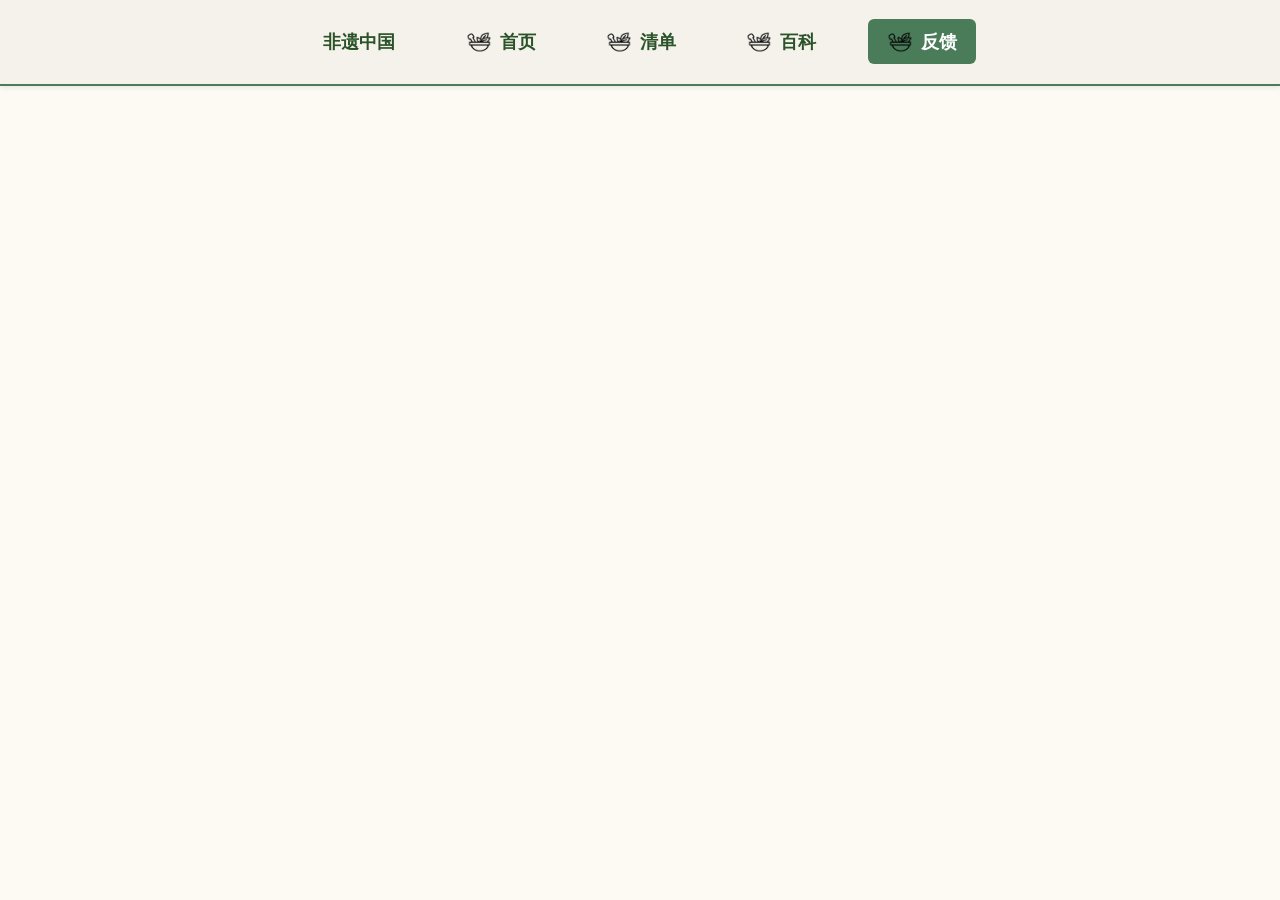
<file: Medical/feedback/feedback_contact.html>
<!DOCTYPE html>
<html lang="zh-CN">
<head>
<meta charset="gb2312">
<title>����ҽҩ-����</title>
<meta name="viewport" content="width=device-width,initial-scale=1">
<style>
/* --- reset --- */
*{margin:0;padding:0;box-sizing:border-box;}
body{
  font-family:"Noto Serif SC","Microsoft YaHei",sans-serif;
  background:#fdfaf4;
}
/* --- ��ҩ������ --- */
.tcm-nav{
  display:flex;
  justify-content:center;
  align-items:center;
  gap:2rem;
  padding:1.2rem 0;
  background:#f5f2eb;
  border-bottom:2px solid #4a7c59;   /* ��ҩ�� */
  box-shadow:0 2px 5px rgba(0,0,0,.08);
}
.tcm-nav a,.tcm-nav .current{
  display:flex;
  align-items:center;
  padding:.6rem 1.2rem;
  border-radius:6px;
  font-size:18px;
  font-weight:700;
  color:#2b5329;
  text-decoration:none;
  transition:background .3s,color .3s,transform .3s;
}
.tcm-nav a:hover{
  background:#e2efe8;
  transform:translateY(-3px);
}
.tcm-nav .current{
  color:#fff;
  background:#4a7c59;
  cursor:default;
  pointer-events:none;
}

.nav-home   ::before{background-image:url("data:image/svg+xml,%3Csvg xmlns='http://www.w3.org/2000/svg' viewBox='0 0 24 24' fill='%234a7c59'%3E%3Cpath d='M10 20v-6h4v6h5v-8h3L12 3 2 12h3v8z'/%3E%3C/svg%3E");}
.nav-list   ::before{background-image:url("data:image/svg+xml,%3Csvg xmlns='http://www.w3.org/2000/svg' viewBox='0 0 24 24' fill='%234a7c59'%3E%3Cpath d='M3 13h2v-2H3v2zm0 4h2v-2H3v2zm0-8h2V7H3v2zm4 4h14v-2H7v2zm0 4h14v-2H7v2zM7 7v2h14V7H7z'/%3E%3C/svg%3E");}
.nav-pedia  ::before{background-image:url("data:image/svg+xml,%3Csvg xmlns='http://www.w3.org/2000/svg' viewBox='0 0 24 24' fill='%234a7c59'%3E%3Cpath d='M5 4v16h7v-2H7V6h10v10h1v2h3V4H5z'/%3E%3C/svg%3E");}
.nav-feedback::before{background-image:url("data:image/svg+xml,%3Csvg xmlns='http://www.w3.org/2000/svg' viewBox='0 0 24 24' fill='%234a7c59'%3E%3Cpath d='M20 2H4c-1.1 0-2 .9-2 2v12c0 1.1.9 2 2 2h4l4 4 4-4h4c1.1 0 2-.9 2-2V4c0-1.1-.9-2-2-2z'/%3E%3C/svg%3E");}
/* ��ǰҳͼ�귴�� */
.tcm-nav .current::before{filter:invert(1);}
/* ��Ӧʽ */
@media(max-width:600px){
  .tcm-nav{flex-direction:column;gap:.8rem;}
}
</style>
</head>
<body>

<nav class="tcm-nav">
  <a class="nav-home"  href="../../index/index.html">�����й�</span>
  <a class="nav-home" href="../med-index1.html"><img src="../../assert/medical-image/herbicon.png" width="26" height="26" border="0" align="absmiddle" style="margin-right:8px; vertical-align:middle;">��ҳ</span>
  <a class="nav-list"   href="../list/list.html"><img src="../../assert/medical-image/herbicon.png" width="26" height="26" border="0" align="absmiddle" style="margin-right:8px; vertical-align:middle;">�嵥</a>
  <a class="nav-pedia"  href="../pedia/pedia.html"><img src="../../assert/medical-image/herbicon.png"" width="26" height="26" border="0" align="absmiddle" style="margin-right:8px; vertical-align:middle;">�ٿ�</a>
  <a class="current nav-feedback" ><img src="../../assert/medical-image/herbicon.png" width="26" height="26" border="0" align="absmiddle" style="margin-right:8px; vertical-align:middle;">����</a></nav>

<!-- ����ҳ������ -->
</body>
</html>
</file>
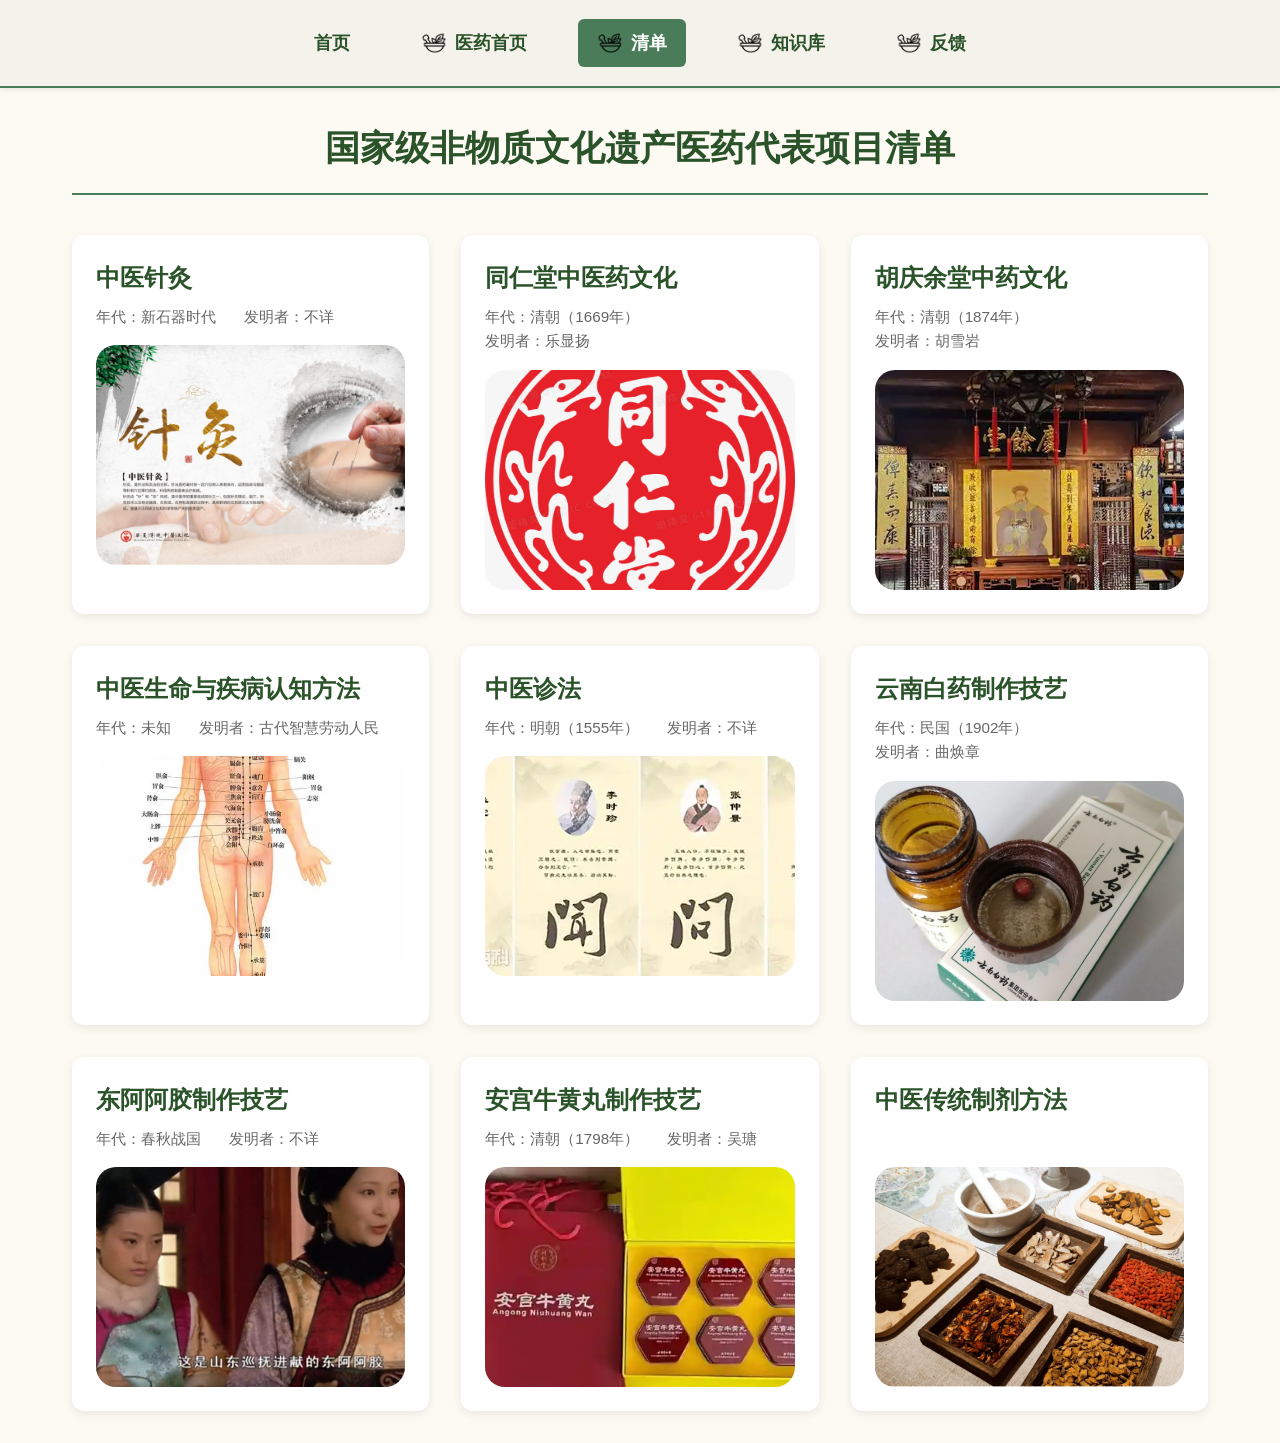
<file: Medical/list/list.html>
<!DOCTYPE html>
<html lang="zh-CN">
<head>
    <meta charset="gb2312">
    <title>����ҽҩ-�嵥</title>
    <meta name="viewport" content="width=device-width,initial-scale=1">
    <style>
        /* --- reset --- */
        *{margin:0;padding:0;box-sizing:border-box;}
        body{
            font-family:"Noto Serif SC","Microsoft YaHei",sans-serif;
            background:#fdfaf4;
            color:#333;
            line-height:1.6;
        }
        /* --- ������ʽ --- */
        .tcm-nav{
            display:flex;
            justify-content:center;
            align-items:center;
            gap:2rem;
            padding:1.2rem 0;
            background:#f5f2eb;
            border-bottom:2px solid #4a7c59;   /* ҽҩ�� */
            box-shadow:0 2px 5px rgba(0,0,0,.08);
        }
        .tcm-nav a,.tcm-nav .current{
            display:flex;
            align-items:center;
            padding:.6rem 1.2rem;
            border-radius:6px;
            font-size:18px;
            font-weight:700;
            color:#2b5329;
            text-decoration:none;
            transition:background .3s,color .3s,transform .3s;
        }
        .tcm-nav a:hover{
            background:#e2efe8;
            transform:translateY(-3px);
        }
        .tcm-nav .current{
            color:#fff;
            background:#4a7c59;
            cursor:default;
            pointer-events:none;
        }
        .nav-home   ::before{background-image:url("data:image/svg+xml,%3Csvg xmlns='http://www.w3.org/2000/svg' viewBox='0 0 24 24' fill='%234a7c59'%3E%3Cpath d='M10 20v-6h4v6h5v-8h3L12 3 2 12h3v8z'/%3E%3C/svg%3E");}
        .nav-list   ::before{background-image:url("data:image/svg+xml,%3Csvg xmlns='http://www.w3.org/2000/svg' viewBox='0 0 24 24' fill='%234a7c59'%3E%3Cpath d='M3 13h2v-2H3v2zm0 4h2v-2H3v2zm0-8h2V7H3v2zm4 4h14v-2H7v2zm0 4h14v-2H7v2zM7 7v2h14V7H7z'/%3E%3C/svg%3E");}
        .nav-pedia  ::before{background-image:url("data:image/svg+xml,%3Csvg xmlns='http://www.w3.org/2000/svg' viewBox='0 0 24 24' fill='%234a7c59'%3E%3Cpath d='M5 4v16h7v-2H7V6h10v10h1v2h3V4H5z'/%3E%3C/svg%3E");}
        .nav-feedback::before{background-image:url("data:image/svg+xml,%3Csvg xmlns='http://www.w3.org/2000/svg' viewBox='0 0 24 24' fill='%234a7c59'%3E%3Cpath d='M20 2H4c-1.1 0-2 .9-2 2v12c0 1.1.9 2 2 2h4l4 4 4-4h4c1.1 0 2-.9 2-2V4c0-1.1-.9-2-2-2z'/%3E%3C/svg%3E");}
        /* ��ǰҳͼ����ɫ */
        .tcm-nav .current::before{filter:invert(1);}

        /* --- �嵥������ʽ --- */
        .container {
            max-width: 1200px;
            margin: 0 auto;
            padding: 2rem;
        }

        .page-title {
            text-align: center;
            margin-bottom: 2.5rem;
            color: #2b5329;
            font-size: 2.2rem;
            border-bottom: 2px solid #4a7c59;
            padding-bottom: 1rem;
        }

        .medicine-list {
            display: grid;
            grid-template-columns: repeat(auto-fill, minmax(350px, 1fr));
            gap: 2rem;
        }

        .medicine-item {
            background: #fff;
            border-radius: 12px;
            padding: 1.5rem;
            box-shadow: 0 3px 10px rgba(0,0,0,0.08);
            transition: transform 0.3s ease;
        }

        .medicine-item:hover {
            transform: translateY(-5px);
        }

        .medicine-info {
            margin-bottom: 1rem;
        }

        .medicine-name {
            font-size: 1.5rem;
            color: #2b5329;
            margin-bottom: 0.5rem;
        }

        .medicine-meta {
            color: #666;
            margin-bottom: 0.5rem;
            font-size: 0.95rem;
        }

        .medicine-meta span {
            display: inline-block;
            margin-right: 1.5rem;
        }

        .medicine-image {
            width: 100%;
            height: 220px;
            overflow: hidden;
            border-radius: 20px;
            position: relative;
        }

        .medicine-image img {
            width: 100%;
            height: 100%;
            object-fit: cover;
            transition: transform 0.5s ease;
        }

        .medicine-image:hover img {
            transform: scale(1.1);
        }

        /* ��Ӧʽ���� */
        @media(max-width:600px){
            .tcm-nav{flex-direction:column;gap:.8rem;}
            .container {
                padding: 1rem;
            }
            .medicine-list {
                grid-template-columns: 1fr;
            }
            .page-title {
                font-size: 1.8rem;
            }
        }
    </style>
</head>
<body>

<nav class="tcm-nav">
    <a class="nav-home" href="../../index/index.html">��ҳ</a>
    <a class="nav-home" href="../med-index1.html"><img src="../../assert/medical-image/herbicon.png" width="26" height="26" border="0" align="absmiddle" style="margin-right:8px; vertical-align:middle;">ҽҩ��ҳ</a>
    <a class="current nav-list"><img src="../../assert/medical-image/herbicon.png" width="26" height="26" border="0" align="absmiddle" style="margin-right:8px; vertical-align:middle;">�嵥</a>
    <a class="nav-pedia" href="../pedia/pedia.html"><img src="../../assert/medical-image/herbicon.png" width="26" height="26" border="0" align="absmiddle" style="margin-right:8px; vertical-align:middle;">֪ʶ��</a>
    <a class="nav-feedback" href="../feedback/feedback_contact.html"><img src="../../assert/medical-image/herbicon.png" width="26" height="26" border="0" align="absmiddle" style="margin-right:8px; vertical-align:middle;">����</a>
</nav>


<!-- �嵥ҳ������ -->
<div class="container">
    <h1 class="page-title">���Ҽ��������Ļ��Ų�ҽҩ������Ŀ�嵥</h1>

    <div class="medicine-list">
        <!-- ��Ŀ1 -->
        <div class="medicine-item" data-link = "../pedia/zhenjiu.html">
            <div class="medicine-info">
                <h3 class="medicine-name">��ҽ���</h3>
                <div class="medicine-meta">
                    <span>�������ʯ��ʱ��</span>
                    <span>�����ߣ�����</span>
                </div>
            </div>
            <div class="medicine-image">
                <img src="../../image/zhenjiu.jpg" alt="��ҽ���">
            </div>
        </div>

        <!-- ��Ŀ2 -->
        <div class="medicine-item" data-link = "../pedia/tongrentang.html">
            <div class="medicine-info">
                <h3 class="medicine-name">ͬ������ҽҩ�Ļ�</h3>
                <div class="medicine-meta">
                    <span>������峯��1669�꣩</span>
                    <span>�����ߣ�������</span>
                </div>
            </div>
            <div class="medicine-image">
                <img src="../../image/tongrentang.jpg" alt="ͬ������ҽҩ�Ļ�">
                <a href="../pedia/zhenjiu.html"></a>
            </div>
        </div>

        <!-- ��Ŀ3 -->
        <div class="medicine-item" data-link = "../pedia/huyutang.html">
            <div class="medicine-info">
                <h3 class="medicine-name">����������ҩ�Ļ�</h3>
                <div class="medicine-meta">
                    <span>������峯��1874�꣩</span>
                    <span>�����ߣ���ѩ��</span>
                </div>
            </div>
            <div class="medicine-image">
                <img src="../../image/huyutang.jpg" alt="����������ҩ�Ļ�">
            </div>
        </div>


        <!-- ��Ŀ5 -->
        <div class="medicine-item" data-link = "../pedia/renzhi.html">
            <div class="medicine-info">
                <h3 class="medicine-name">��ҽ�����뼲����֪����</h3>
                <div class="medicine-meta">
                    <span>�����δ֪</span>
                    <span>�����ߣ��Ŵ��ǻ��Ͷ�����</span>
                </div>
            </div>
            <div class="medicine-image">
                <a href="../feedback/feedback_contact.html"></a>
                    <img src="../../image/zhongyizhenliao.webp" alt="�����ҩ����">
            </div>
        </div>

        <!-- ��Ŀ6 -->
        <div class="medicine-item" data-link="../pedia/zhenfa.html">
            <div class="medicine-info">
                <h3 class="medicine-name">��ҽ�﷨</h3>
                <div class="medicine-meta">
                    <span>�����������1555�꣩</span>
                    <span>�����ߣ�����</span>
                </div>
            </div>
            <div class="medicine-image">
                <img src="../../image/zhongyizhenfa.webp" alt="Ƭ�����������">
            </div>
        </div>

        <!-- ��Ŀ7 -->
        <div class="medicine-item" data-link="../pedia/yunnanbaiyao.html">
            <div class="medicine-info">
                <h3 class="medicine-name">���ϰ�ҩ��������</h3>
                <div class="medicine-meta">
                    <span>����������1902�꣩</span>
                    <span>�����ߣ�������</span>
                </div>
            </div>
            <div class="medicine-image">
                <img src="../../image/yunnanbaiyao.jpeg" alt="���ϰ�ҩ��������">
            </div>
        </div>

        <!-- ��Ŀ8 -->
        <div class="medicine-item" data-link = "../pedia/ejiao.html">
            <div class="medicine-info">
                <h3 class="medicine-name">����������������</h3>
                <div class="medicine-meta">
                    <span>���������ս��</span>
                    <span>�����ߣ�����</span>
                </div>
            </div>
            <div class="medicine-image">
                <img src="../../image/dongeejiao.webp" alt="����������������">
            </div>
        </div>

        <!-- ��Ŀ9 -->
        <div class="medicine-item" data-link="../pedia/angong.html">
            <div class="medicine-info">
                <h3 class="medicine-name">����ţ������������</h3>
                <div class="medicine-meta">
                    <span>������峯��1798�꣩</span>
                    <span>�����ߣ����</span>
                </div>
            </div>
            <div class="medicine-image">
                <img src="../../image/angongniuhuangwan.webp" alt="����ţ������������">
            </div>
        </div>

        <!-- ��Ŀ10 -->
        <div class="medicine-item" data-link = "../pedia/chuantong.html">
            <div class="medicine-info">
                <h3 class="medicine-name">��ҽ��ͳ�Ƽ�����</h3>
                <div class="medicine-meta">
                    <span></span>
                    <span></span>
                </div>
            </div>
            <div class="medicine-image">
                <img src="../../image/chuantongzhiji.png" alt="���伯��������">
            </div>
        </div>

<!--        &lt;!&ndash; ��Ŀ11 &ndash;&gt;-->
<!--        <div class="medicine-item">-->
<!--            <div class="medicine-info">-->
<!--                <h3 class="medicine-name">̫������ҩ�Ļ�</h3>-->
<!--                <div class="medicine-meta">-->
<!--                    <span>�����������1567�꣩</span>-->
<!--                    <span>�����ߣ�����</span>-->
<!--                </div>-->
<!--            </div>-->
<!--            <div class="medicine-image">-->
<!--                <img src="https://picsum.photos/id/247/600/400" alt="̫������ҩ�Ļ�">-->
<!--            </div>-->
<!--        </div>-->

<!--        &lt;!&ndash; ��Ŀ12 &ndash;&gt;-->
<!--        <div class="medicine-item">-->
<!--            <a href="../pedia/chuantongwenhua.html"></a>-->
<!--            <div class="medicine-info">-->
<!--                <h3 class="medicine-name">����ô�ͳ��ҩ�Ļ�</h3>-->
<!--                <div class="medicine-meta">-->
<!--                    <span>�����������1600�꣩</span>-->
<!--                    <span>�����ߣ�����ȫ��������</span>-->
<!--                </div>-->
<!--            </div>-->
<!--            <div class="medicine-image">-->
<!--                <img src="https://picsum.photos/id/248/600/400" alt="����ô�ͳ��ҩ�Ļ�">-->
<!--            </div>-->
<!--        </div>-->

<!--        &lt;!&ndash; ��Ŀ13 &ndash;&gt;-->
<!--        <div class="medicine-item">-->
<!--            <div class="medicine-info">-->
<!--                <h3 class="medicine-name">�����Է�ʪ����ҩ��</h3>-->
<!--                <div class="medicine-meta">-->
<!--                    <span>�����������1659�꣩</span>-->
<!--                    <span>�����ߣ�������</span>-->
<!--                </div>-->
<!--            </div>-->
<!--            <div class="medicine-image">-->
<!--                <img src="https://picsum.photos/id/249/600/400" alt="�����Է�ʪ����ҩ��">-->
<!--            </div>-->
<!--        </div>-->

<!--        &lt;!&ndash; ��Ŀ14 &ndash;&gt;-->
<!--        <div class="medicine-item">-->
<!--            <div class="medicine-info">-->
<!--                <h3 class="medicine-name">����Զ��ҽҩ�Ļ�</h3>-->
<!--                <div class="medicine-meta">-->
<!--                    <span>�����������1541�꣩</span>-->
<!--                    <span>�����ߣ���ʢ��ҩ��</span>-->
<!--                </div>-->
<!--            </div>-->
<!--            <div class="medicine-image">-->
<!--                <img src="https://picsum.photos/id/250/600/400" alt="����Զ��ҽҩ�Ļ�">-->
<!--            </div>-->
<!--        </div>-->

<!--        &lt;!&ndash; ��Ŀ15 &ndash;&gt;-->
<!--        <div class="medicine-item">-->
<!--            <div class="medicine-info">-->
<!--                <h3 class="medicine-name">����ô�ͳ��ҩ�Ļ�</h3>-->
<!--                <div class="medicine-meta">-->
<!--                    <span>����������1907�꣩</span>-->
<!--                    <span>�����ߣ��־���</span>-->
<!--                </div>-->
<!--            </div>-->
<!--            <div class="medicine-image">-->
<!--                <img src="https://picsum.photos/id/251/600/400" alt="����ô�ͳ��ҩ�Ļ�">-->
<!--            </div>-->
<!--        </div>-->

<!--        &lt;!&ndash; ��Ŀ16 &ndash;&gt;-->
<!--        <div class="medicine-item">-->
<!--            <div class="medicine-info">-->
<!--                <h3 class="medicine-name">��������ҽҩ�����Ļ�</h3>-->
<!--                <div class="medicine-meta">-->
<!--                    <span>�����������1405�꣩</span>-->
<!--                    <span>�����ߣ�������</span>-->
<!--                </div>-->
<!--            </div>-->
<!--            <div class="medicine-image">-->
<!--                <img src="https://picsum.photos/id/252/600/400" alt="��������ҽҩ�����Ļ�">-->
<!--            </div>-->
<!--        </div>-->
    </div>
</div>

</body>
<script>
    // �ȴ� DOM ������ɺ�ִ��
    document.addEventListener('DOMContentLoaded', function() {
        // ��ȡ�����������е�����
        const navLinks = document.querySelectorAll('.data-link');

        // �����������ӣ����ӵ���¼�����
        navLinks.forEach(link => {
            link.addEventListener('click', function(event) {
                // �жϵ�ǰ�����Ƿ�Ϊ��Ч���ӣ�href Ϊ "#" ��գ�
                const href = this.getAttribute('href');
                if (href === '#' || !href) {
                    // ��ֹĬ����ת��Ϊ��������ת��ҳ�涥����
                    event.preventDefault();
                    // ��ת�� 404 ҳ�棨·������ʵ���������
                    window.location.href = '../index/404.html';
                }
            });
        });
    });
    //ҳ����תʵ���߼�
    document.addEventListener('DOMContentLoaded', function() {
        // ��ȡ����medicine-itemԪ��
        const items = document.querySelectorAll('.medicine-item');

        // ���������ӵ���¼�
        items.forEach(item => {
            item.addEventListener('click', function() {
                // ��data-link���Ի�ȡĿ������
                const targetLink = this.getAttribute('data-link');
                if (targetLink) {
                    // ��ת��Ŀ������
                    window.location.href = targetLink;
                }
            });
        });
    });
</script>
</html>
</file>
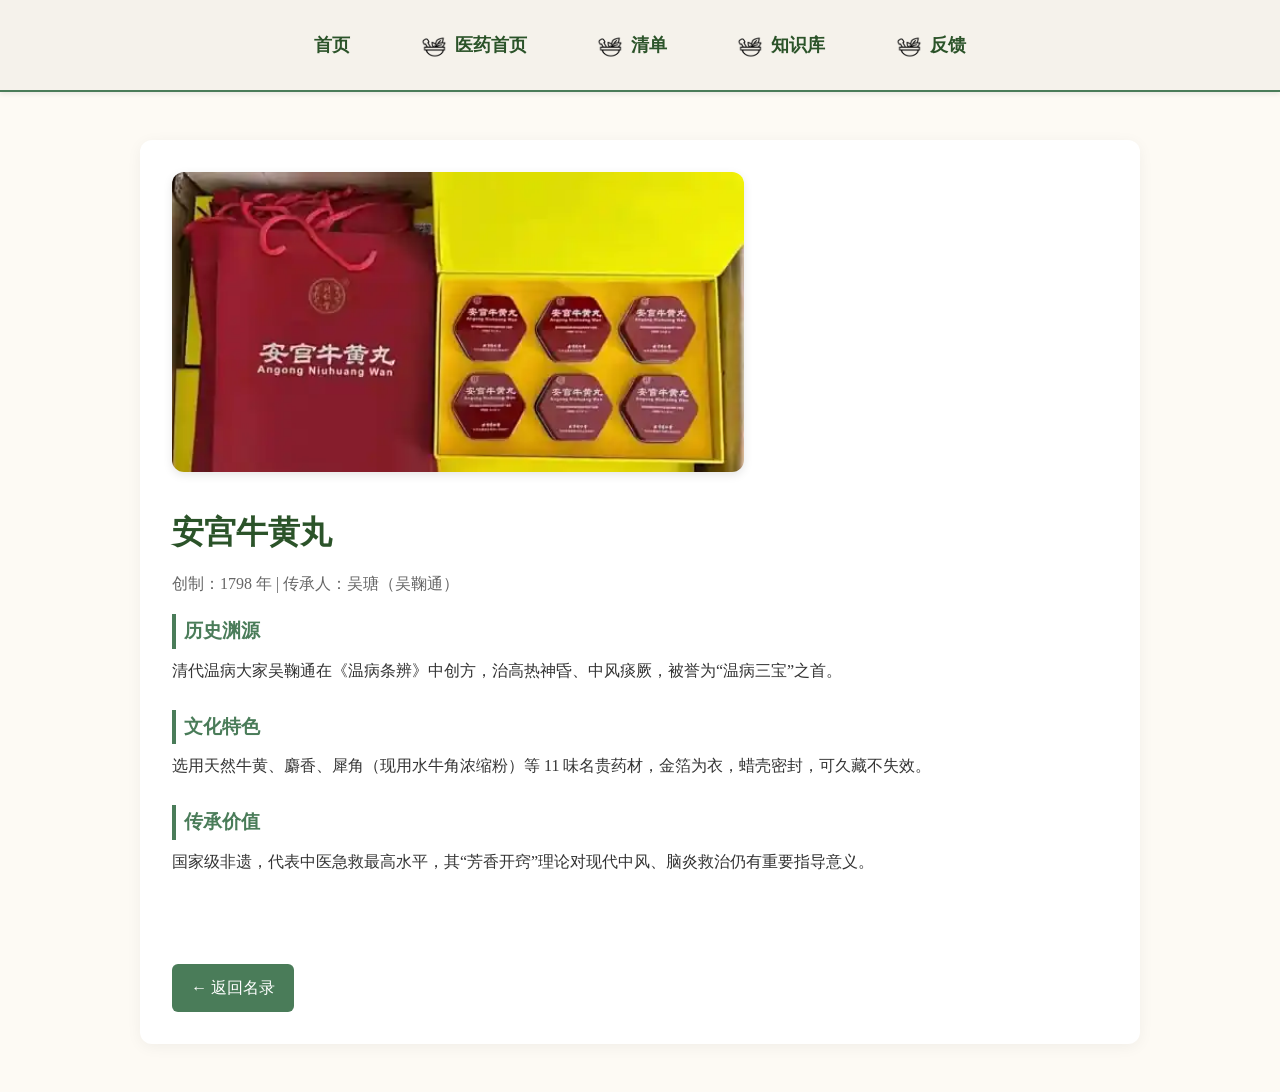
<file: Medical/pedia/angong.html>
<!DOCTYPE html>
<html lang="zh-CN">
<head>
    <meta charset="UTF-8">
    <meta name="viewport" content="width=device-width,initial-scale=1">
    <title>安宫牛黄丸</title>
    <link rel="stylesheet" href="listcss.css">
</head>
<body>

<div class="container">
    <div class="project-header">
        <div class="project-image">
            <img src="../../image/angongniuhuangwan.webp" alt="安宫牛黄丸">
        </div>
        <div class="project-info">
            <h1 class="project-title">安宫牛黄丸</h1>
            <p class="project-subtitle">创制：1798 年 | 传承人：吴瑭（吴鞠通）</p>
            <div class="section">
                <h3>历史渊源</h3>
                <p>清代温病大家吴鞠通在《温病条辨》中创方，治高热神昏、中风痰厥，被誉为“温病三宝”之首。</p>
            </div>
            <div class="section">
                <h3>文化特色</h3>
                <p>选用天然牛黄、麝香、犀角（现用水牛角浓缩粉）等 11 味名贵药材，金箔为衣，蜡壳密封，可久藏不失效。</p>
            </div>
            <div class="section">
                <h3>传承价值</h3>
                <p>国家级非遗，代表中医急救最高水平，其“芳香开窍”理论对现代中风、脑炎救治仍有重要指导意义。</p>
            </div>
        </div>
    </div>
    <a class="back-link" href="../list/list.html">← 返回名录</a>
</div>
<script src="../navbar/navbarpedia.js"></script>
</body>
</html>
</file>
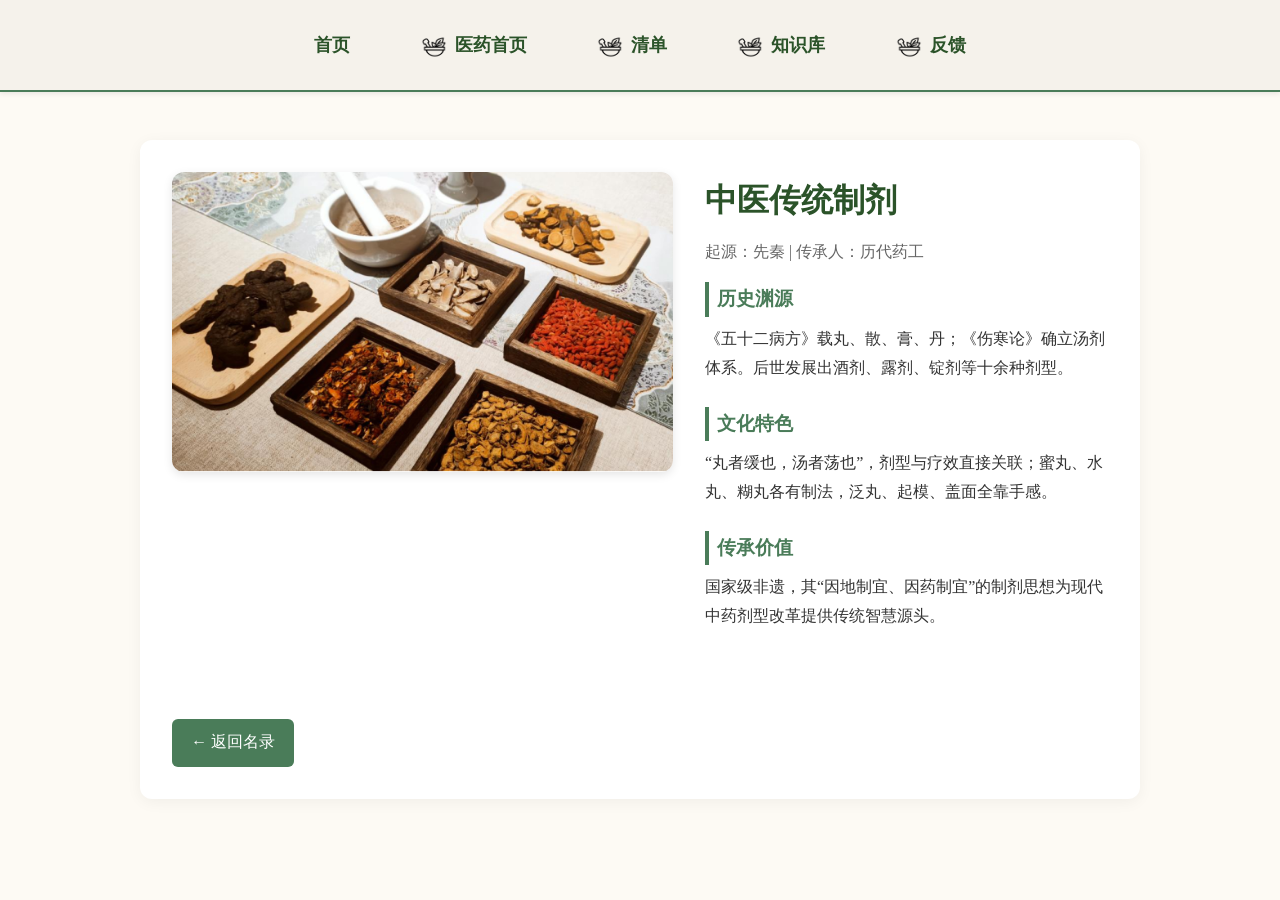
<file: Medical/pedia/chuantong.html>
<!DOCTYPE html>
<html lang="zh-CN">
<head>
    <meta charset="UTF-8">
    <meta name="viewport" content="width=device-width,initial-scale=1">
    <title>中医传统制剂</title>
    <link rel="stylesheet" href="listcss.css">
</head>
<body>

<div class="container">
    <div class="project-header">
        <div class="project-image">
            <img src="../../image/chuantongzhiji.png" alt="中医传统制剂">
        </div>
        <div class="project-info">
            <h1 class="project-title">中医传统制剂</h1>
            <p class="project-subtitle">起源：先秦 | 传承人：历代药工</p>
            <div class="section">
                <h3>历史渊源</h3>
                <p>《五十二病方》载丸、散、膏、丹；《伤寒论》确立汤剂体系。后世发展出酒剂、露剂、锭剂等十余种剂型。</p>
            </div>
            <div class="section">
                <h3>文化特色</h3>
                <p>“丸者缓也，汤者荡也”，剂型与疗效直接关联；蜜丸、水丸、糊丸各有制法，泛丸、起模、盖面全靠手感。</p>
            </div>
            <div class="section">
                <h3>传承价值</h3>
                <p>国家级非遗，其“因地制宜、因药制宜”的制剂思想为现代中药剂型改革提供传统智慧源头。</p>
            </div>
        </div>
    </div>
    <a class="back-link" href="../list/list.html">← 返回名录</a>
</div>
<script src="../navbar/navbarpedia.js"></script>
</body>
</html>
</file>
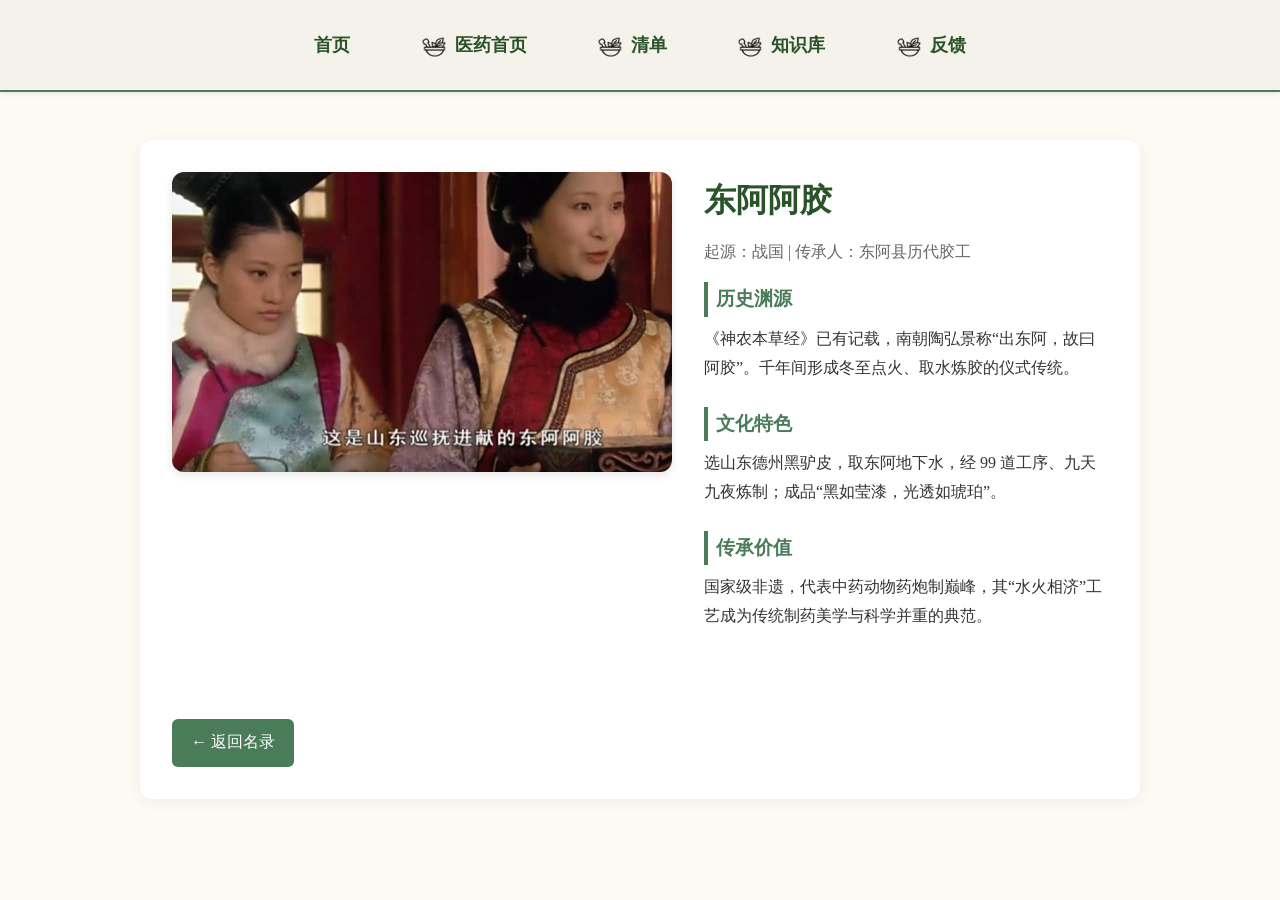
<file: Medical/pedia/ejiao.html>
<!DOCTYPE html>
<html lang="zh-CN">
<head>
    <meta charset="UTF-8">
    <meta name="viewport" content="width=device-width,initial-scale=1">
    <title>东阿阿胶</title>
    <link rel="stylesheet" href="listcss.css">
</head>
<body>
<div class="container">
    <div class="project-header">
        <div class="project-image">
            <img src="../../image/dongeejiao.webp" alt="东阿阿胶">
        </div>
        <div class="project-info">
            <h1 class="project-title">东阿阿胶</h1>
            <p class="project-subtitle">起源：战国 | 传承人：东阿县历代胶工</p>
            <div class="section">
                <h3>历史渊源</h3>
                <p>《神农本草经》已有记载，南朝陶弘景称“出东阿，故曰阿胶”。千年间形成冬至点火、取水炼胶的仪式传统。</p>
            </div>
            <div class="section">
                <h3>文化特色</h3>
                <p>选山东德州黑驴皮，取东阿地下水，经 99 道工序、九天九夜炼制；成品“黑如莹漆，光透如琥珀”。</p>
            </div>
            <div class="section">
                <h3>传承价值</h3>
                <p>国家级非遗，代表中药动物药炮制巅峰，其“水火相济”工艺成为传统制药美学与科学并重的典范。</p>
            </div>
        </div>
    </div>
    <a class="back-link" href="../list/list.html">← 返回名录</a>
</div>
<script src="../navbar/navbar.js"></script>
</body>
</html>
</file>
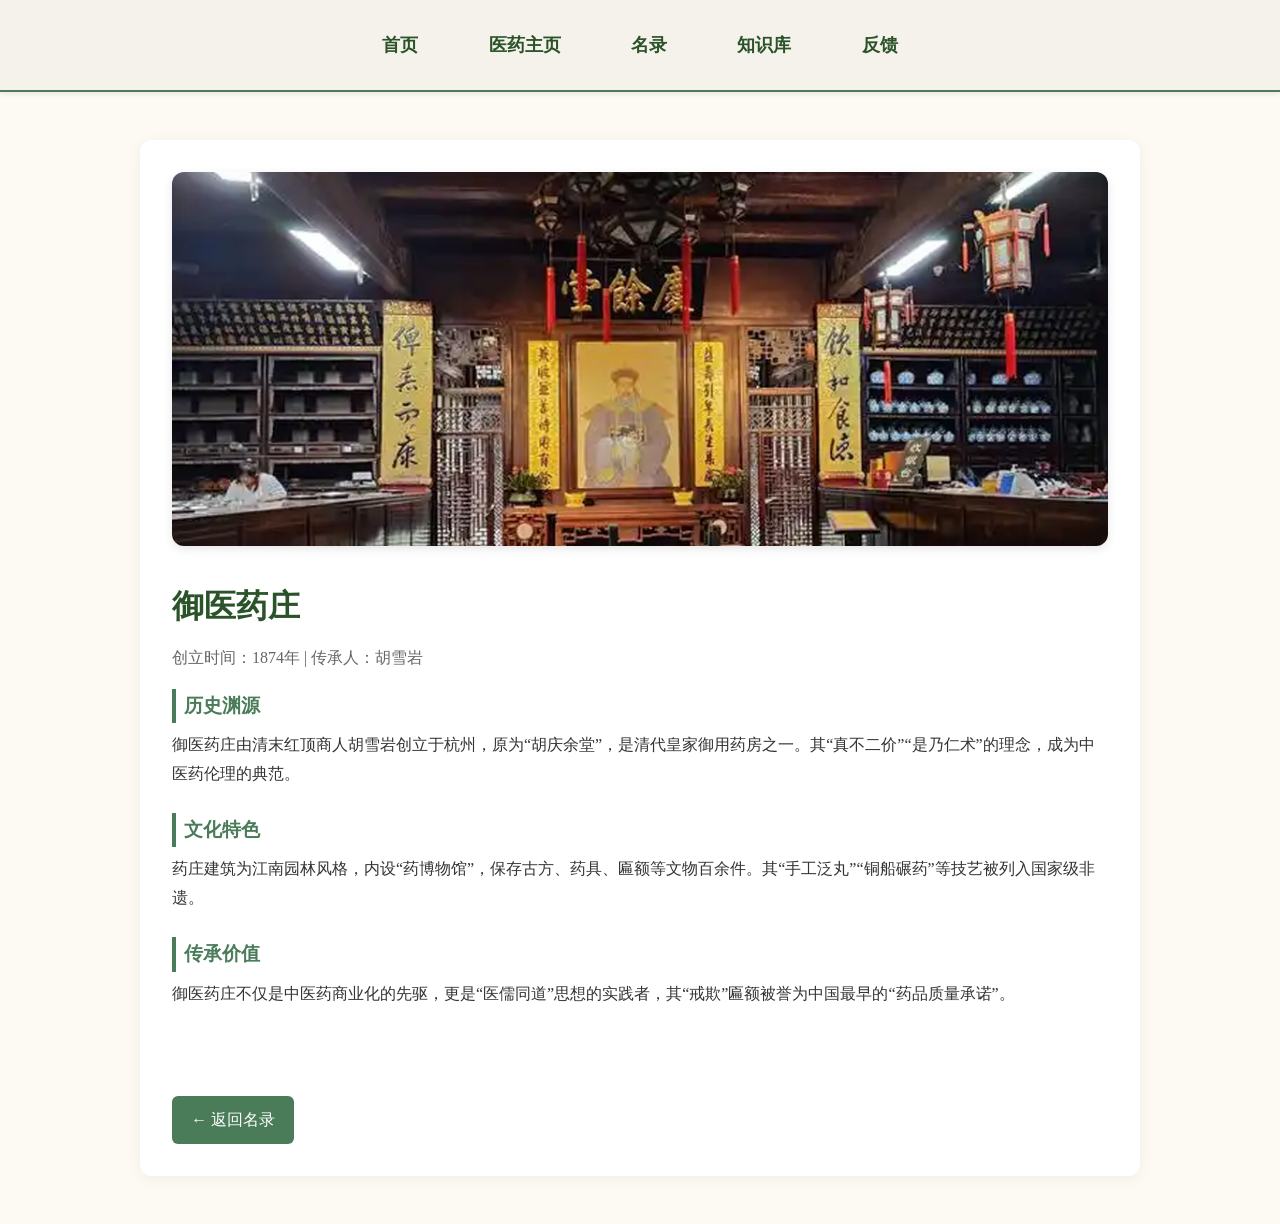
<file: Medical/pedia/huyutang.html>
<!DOCTYPE html>
<html lang="zh-CN">
<head>
    <meta charset="UTF-8" />
    <meta name="viewport" content="width=device-width, initial-scale=1" />
    <title>御医药庄 - 中医药文化项目</title>
    <style>
        *{margin:0;padding:0;box-sizing:border-box;}
        body{
            font-family:"Noto Serif SC","Microsoft YaHei",serif;
            background:#fdfaf4;
            color:#333;
            line-height:1.8;
        }
        .tcm-nav{
            display:flex;
            justify-content:center;
            align-items:center;
            gap:2rem;
            padding:1.2rem 0;
            background:#f5f2eb;
            border-bottom:2px solid #4a7c59;
            box-shadow:0 2px 5px rgba(0,0,0,.08);
        }
        .tcm-nav a{
            display:flex;
            align-items:center;
            padding:.6rem 1.2rem;
            border-radius:6px;
            font-size:18px;
            font-weight:700;
            color:#2b5329;
            text-decoration:none;
            transition:background .3s,color .3s,transform .3s;
        }
        .tcm-nav a:hover{
            background:#e2efe8;
            transform:translateY(-3px);
        }
        .container{
            max-width:1000px;
            margin:3rem auto;
            padding:2rem;
            background:#fff;
            border-radius:12px;
            box-shadow:0 3px 15px rgba(0,0,0,.05);
        }
        .project-header{
            display:flex;
            flex-wrap:wrap;
            gap:2rem;
            margin-bottom:2rem;
        }
        .project-image{
            flex:0 1 auto;
            height:auto;
            border-radius:12px;
            overflow:hidden;
            box-shadow:0 3px 10px rgba(0,0,0,.1);

        }
        .project-image img{
            width:100%;
            display:block;
            transition:transform .5s ease;
        }
        .project-image:hover img{
            transform:scale(1.05);
        }
        .project-info{
            flex:2 1 400px;
        }
        .project-title{
            font-size:2rem;
            color:#2b5329;
            margin-bottom:.5rem;
        }
        .project-subtitle{
            font-size:1rem;
            color:#666;
            margin-bottom:1rem;
        }
        .section{
            margin-bottom:1.5rem;
        }
        .section h3{
            font-size:1.2rem;
            color:#4a7c59;
            margin-bottom:.5rem;
            border-left:4px solid #4a7c59;
            padding-left:.5rem;
        }
        .back-link{
            display:inline-block;
            margin-top:2rem;
            padding:.6rem 1.2rem;
            background:#4a7c59;
            color:#fff;
            border-radius:6px;
            text-decoration:none;
            transition:background .3s;
        }
        .back-link:hover{
            background:#2b5329;
        }
        @media(max-width:600px){
            .project-header{
                flex-direction:column;
            }
        }
    </style>
</head>
<body>

<nav class="tcm-nav">
    <a href="../../index/index.html">首页</a>
    <a href="../med-index1.html">医药主页</a>
    <a href="list.html">名录</a>
    <a href="../pedia/pedia.html">知识库</a>
    <a href="../feedback/feedback_contact.html">反馈</a>
</nav>

<div class="container">
    <div class="project-header">
        <div class="project-image">
            <img src="../../image/huyutang.jpg" alt="御医药庄">
        </div>
        <div class="project-info">
            <h1 class="project-title">御医药庄</h1>
            <p class="project-subtitle">创立时间：1874年 | 传承人：胡雪岩</p>
            <div class="section">
                <h3>历史渊源</h3>
                <p>御医药庄由清末红顶商人胡雪岩创立于杭州，原为“胡庆余堂”，是清代皇家御用药房之一。其“真不二价”“是乃仁术”的理念，成为中医药伦理的典范。</p>
            </div>
            <div class="section">
                <h3>文化特色</h3>
                <p>药庄建筑为江南园林风格，内设“药博物馆”，保存古方、药具、匾额等文物百余件。其“手工泛丸”“铜船碾药”等技艺被列入国家级非遗。</p>
            </div>
            <div class="section">
                <h3>传承价值</h3>
                <p>御医药庄不仅是中医药商业化的先驱，更是“医儒同道”思想的实践者，其“戒欺”匾额被誉为中国最早的“药品质量承诺”。</p>
            </div>
        </div>
    </div>
    <a class="back-link" href="../list/list.html">← 返回名录</a>
</div>

</body>
</html>
</file>
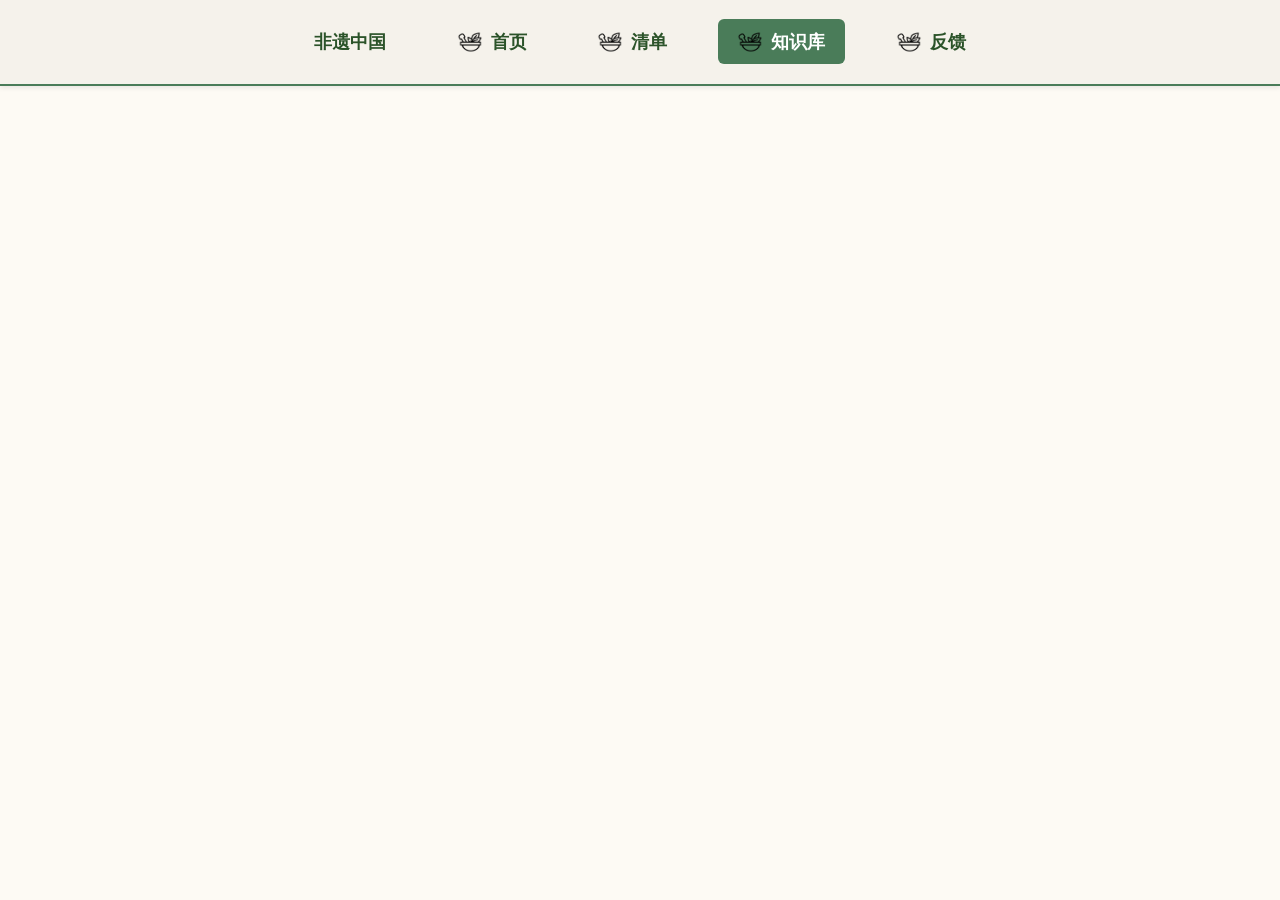
<file: Medical/pedia/pedia.html>
<!DOCTYPE html>
<html lang="zh-CN">
<head>
<meta charset="gb2312">
<title>����ҽҩ-�ٿ�</title>
<meta name="viewport" content="width=device-width,initial-scale=1">
<!--<style>-->
<!--/* -&#45;&#45; reset -&#45;&#45; */-->
<!--*{margin:0;padding:0;box-sizing:border-box;}-->
<!--body{-->
<!--  font-family:"Noto Serif SC","Microsoft YaHei",sans-serif;-->
<!--  background:#fdfaf4;-->
<!--}-->
<!--/* -&#45;&#45; ��ҩ������ -&#45;&#45; */-->
<!--.tcm-nav{-->
<!--  display:flex;-->
<!--  justify-content:center;-->
<!--  align-items:center;-->
<!--  gap:2rem;-->
<!--  padding:1.2rem 0;-->
<!--  background:#f5f2eb;-->
<!--  border-bottom:2px solid #4a7c59;   /* ��ҩ�� */-->
<!--  box-shadow:0 2px 5px rgba(0,0,0,.08);-->
<!--}-->
<!--.tcm-nav a,.tcm-nav .current{-->
<!--  display:flex;-->
<!--  align-items:center;-->
<!--  padding:.6rem 1.2rem;-->
<!--  border-radius:6px;-->
<!--  font-size:18px;-->
<!--  font-weight:700;-->
<!--  color:#2b5329;-->
<!--  text-decoration:none;-->
<!--  transition:background .3s,color .3s,transform .3s;-->
<!--}-->
<!--.tcm-nav a:hover{-->
<!--  background:#e2efe8;-->
<!--  transform:translateY(-3px);-->
<!--}-->
<!--.tcm-nav .current{-->
<!--  color:#fff;-->
<!--  background:#4a7c59;-->
<!--  cursor:default;-->
<!--  pointer-events:none;-->
<!--}-->

<!--.nav-home   ::before{background-image:url("data:image/svg+xml,%3Csvg xmlns='http://www.w3.org/2000/svg' viewBox='0 0 24 24' fill='%234a7c59'%3E%3Cpath d='M10 20v-6h4v6h5v-8h3L12 3 2 12h3v8z'/%3E%3C/svg%3E");}-->
<!--.nav-list   ::before{background-image:url("data:image/svg+xml,%3Csvg xmlns='http://www.w3.org/2000/svg' viewBox='0 0 24 24' fill='%234a7c59'%3E%3Cpath d='M3 13h2v-2H3v2zm0 4h2v-2H3v2zm0-8h2V7H3v2zm4 4h14v-2H7v2zm0 4h14v-2H7v2zM7 7v2h14V7H7z'/%3E%3C/svg%3E");}-->
<!--.nav-pedia  ::before{background-image:url("data:image/svg+xml,%3Csvg xmlns='http://www.w3.org/2000/svg' viewBox='0 0 24 24' fill='%234a7c59'%3E%3Cpath d='M5 4v16h7v-2H7V6h10v10h1v2h3V4H5z'/%3E%3C/svg%3E");}-->
<!--.nav-feedback::before{background-image:url("data:image/svg+xml,%3Csvg xmlns='http://www.w3.org/2000/svg' viewBox='0 0 24 24' fill='%234a7c59'%3E%3Cpath d='M20 2H4c-1.1 0-2 .9-2 2v12c0 1.1.9 2 2 2h4l4 4 4-4h4c1.1 0 2-.9 2-2V4c0-1.1-.9-2-2-2z'/%3E%3C/svg%3E");}-->
<!--/* ��ǰҳͼ�귴�� */-->
<!--.tcm-nav .current::before{filter:invert(1);}-->
<!--/* ��Ӧʽ */-->
<!--@media(max-width:600px){-->
<!--  .tcm-nav{flex-direction:column;gap:.8rem;}-->
<!--}-->
<!--</style>-->
    <link rel="stylesheet" href="../../css/navbarpedia.css">
</head>
<body>

<nav class="tcm-nav">
  <a class="nav-home"  href="../../index/index.html">�����й�</span>
  <a class="nav-home"  href="../med-index1.html"><img src="../../assert/medical-image/herbicon.png" width="26" height="26" border="0" align="absmiddle" style="margin-right:8px; vertical-align:middle;">��ҳ</span>
  <a class="nav-list"   href="../list/list.html"><img src="../../assert/medical-image/herbicon.png" width="26" height="26" border="0" align="absmiddle" style="margin-right:8px; vertical-align:middle;">�嵥</a>
  <a class="current nav-pedia" ><img src="../../assert/medical-image/herbicon.png" width="26" height="26" border="0" align="absmiddle" style="margin-right:8px; vertical-align:middle;">֪ʶ��</a>
  <a class="nav-feedback"  href="../feedback/feedback_contact.html"><img src="../../assert/medical-image/herbicon.png" width="26" height="26" border="0" align="absmiddle" style="margin-right:8px; vertical-align:middle;">����</a></nav>


<!-- ����ҳ������ -->
</body>
</html>
</file>
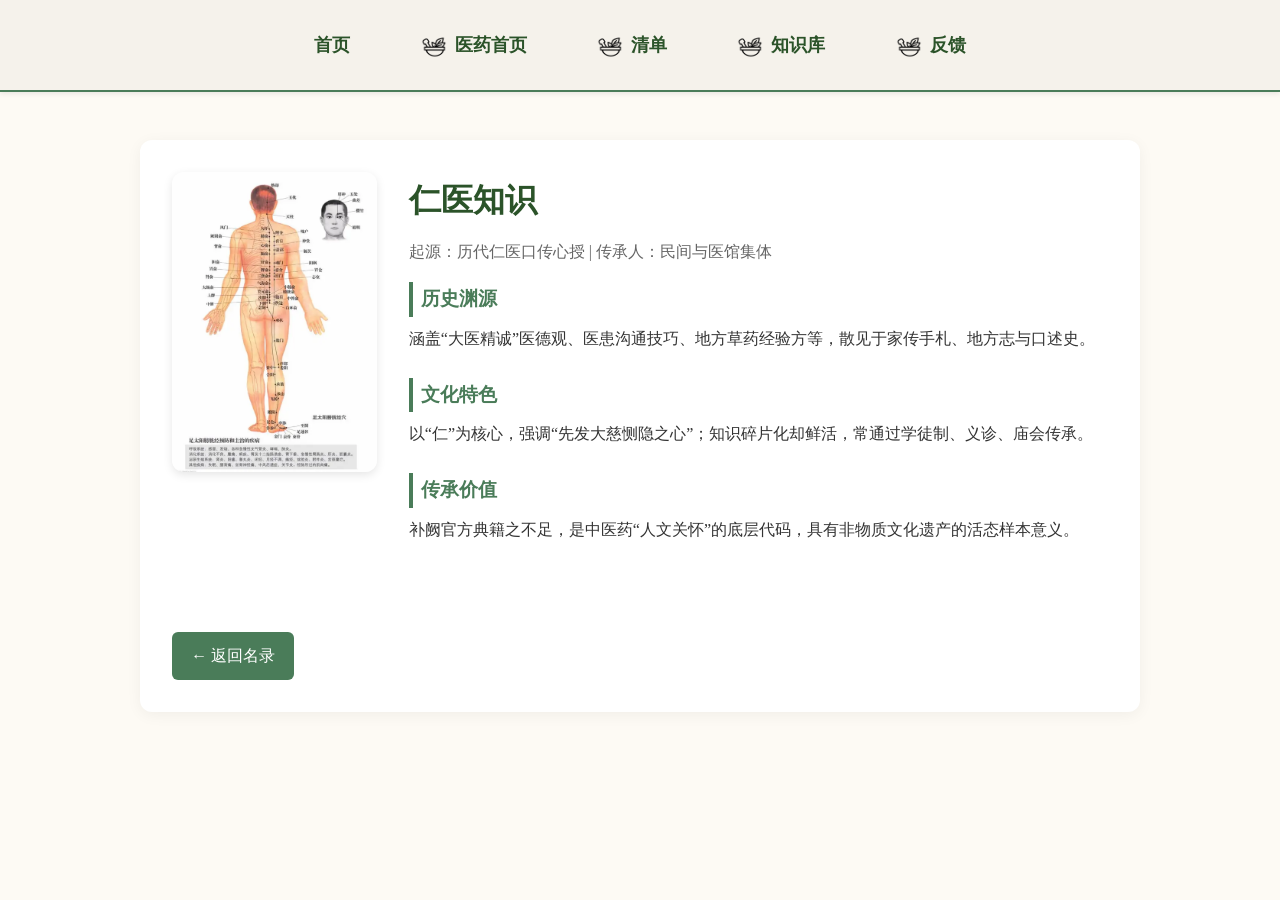
<file: Medical/pedia/renzhi.html>
<!DOCTYPE html>
<html lang="zh-CN">
<head>
    <meta charset="UTF-8">
    <meta name="viewport" content="width=device-width,initial-scale=1">
    <title>仁医知识</title>
    <link rel="stylesheet" href="../pedia/listcss.css">
</head>
<body>
<div class="container">
    <div class="project-header">
        <div class="project-image">
            <img src="../../image/zhongyizhenliao.webp" alt="仁医知识">
        </div>
        <div class="project-info">
            <h1 class="project-title">仁医知识</h1>
            <p class="project-subtitle">起源：历代仁医口传心授 | 传承人：民间与医馆集体</p>
            <div class="section">
                <h3>历史渊源</h3>
                <p>涵盖“大医精诚”医德观、医患沟通技巧、地方草药经验方等，散见于家传手札、地方志与口述史。</p>
            </div>
            <div class="section">
                <h3>文化特色</h3>
                <p>以“仁”为核心，强调“先发大慈恻隐之心”；知识碎片化却鲜活，常通过学徒制、义诊、庙会传承。</p>
            </div>
            <div class="section">
                <h3>传承价值</h3>
                <p>补阙官方典籍之不足，是中医药“人文关怀”的底层代码，具有非物质文化遗产的活态样本意义。</p>
            </div>
        </div>
    </div>
    <a class="back-link" href="../list/list.html">← 返回名录</a>
</div>
<script src="../navbar/navbarpedia.js"></script>
</body>
</html>
</file>
<file: Medical/pedia/listcss.css>
* {
    margin: 0;
    padding: 0;
    box-sizing: border-box;
}

body {
    font-family: "Noto Serif SC", "Microsoft YaHei", serif;
    background: #fdfaf4;
    color: #333;
    line-height: 1.8;
}

.tcm-nav {
    display: flex;
    justify-content: center;
    align-items: center;
    gap: 2rem;
    padding: 1.2rem 0;
    background: #f5f2eb;
    border-bottom: 2px solid #4a7c59;
    box-shadow: 0 2px 5px rgba(0, 0, 0, .08);
}

.tcm-nav a {
    padding: .6rem 1.2rem;
    border-radius: 6px;
    font-size: 18px;
    font-weight: 700;
    color: #2b5329;
    text-decoration: none;
    transition: background .3s, color .3s, transform .3s;
}

.tcm-nav a:hover {
    background: #e2efe8;
    transform: translateY(-3px);
}

.container {
    max-width: 1000px;
    margin: 3rem auto;
    padding: 2rem;
    background: #fff;
    border-radius: 12px;
    box-shadow: 0 3px 15px rgba(0, 0, 0, .05);
}

.project-header {
    display: flex;
    flex-wrap: wrap;
    gap: 2rem;
    margin-bottom: 2rem;
}

.project-image {
    flex: 0 0 auto;
    height: 300px;
    border-radius: 12px;
    overflow: hidden;
    box-shadow: 0 3px 10px rgba(0, 0, 0, .1);
}

.project-image img {
    width: auto;
    height: 100%;
    display: block;
    transition: transform .5s ease;
}

.project-image:hover img {
    transform: scale(1.05);
}

.project-info {
    flex: 2 1 400px;
}

.project-title {
    font-size: 2rem;
    color: #2b5329;
    margin-bottom: .5rem;
}

.project-subtitle {
    font-size: 1rem;
    color: #666;
    margin-bottom: 1rem;
}

.section {
    margin-bottom: 1.5rem;
}

.section h3 {
    font-size: 1.2rem;
    color: #4a7c59;
    margin-bottom: .5rem;
    border-left: 4px solid #4a7c59;
    padding-left: .5rem;
}

.back-link {
    display: inline-block;
    margin-top: 2rem;
    padding: .6rem 1.2rem;
    background: #4a7c59;
    color: #fff;
    border-radius: 6px;
    text-decoration: none;
    transition: background .3s;
}

.back-link:hover {
    background: #2b5329;
}

@media(max-width:600px) {
    .project-header {
        flex-direction: column;
    }
}
</file>
<file: css/navbarpedia.css>
*{margin:0;padding:0;box-sizing:border-box;}
body{
    font-family:"Noto Serif SC","Microsoft YaHei",sans-serif;
    background:#fdfaf4;
}
/* --- 中药导航栏 --- */
.tcm-nav{
    display:flex;
    justify-content:center;
    align-items:center;
    gap:2rem;
    padding:1.2rem 0;
    background:#f5f2eb;
    border-bottom:2px solid #4a7c59;   /* 草药绿 */
    box-shadow:0 2px 5px rgba(0,0,0,.08);
}
.tcm-nav a,.tcm-nav .current{
    display:flex;
    align-items:center;
    padding:.6rem 1.2rem;
    border-radius:6px;
    font-size:18px;
    font-weight:700;
    color:#2b5329;
    text-decoration:none;
    transition:background .3s,color .3s,transform .3s;
}
.tcm-nav a:hover{
    background:#e2efe8;
    transform:translateY(-3px);
}
.tcm-nav .current{
    color:#fff;
    background:#4a7c59;
    cursor:default;
    pointer-events:none;
}

.nav-home   ::before{background-image:url("data:image/svg+xml,%3Csvg xmlns='http://www.w3.org/2000/svg' viewBox='0 0 24 24' fill='%234a7c59'%3E%3Cpath d='M10 20v-6h4v6h5v-8h3L12 3 2 12h3v8z'/%3E%3C/svg%3E");}
.nav-list   ::before{background-image:url("data:image/svg+xml,%3Csvg xmlns='http://www.w3.org/2000/svg' viewBox='0 0 24 24' fill='%234a7c59'%3E%3Cpath d='M3 13h2v-2H3v2zm0 4h2v-2H3v2zm0-8h2V7H3v2zm4 4h14v-2H7v2zm0 4h14v-2H7v2zM7 7v2h14V7H7z'/%3E%3C/svg%3E");}
.nav-pedia  ::before{background-image:url("data:image/svg+xml,%3Csvg xmlns='http://www.w3.org/2000/svg' viewBox='0 0 24 24' fill='%234a7c59'%3E%3Cpath d='M5 4v16h7v-2H7V6h10v10h1v2h3V4H5z'/%3E%3C/svg%3E");}
.nav-feedback::before{background-image:url("data:image/svg+xml,%3Csvg xmlns='http://www.w3.org/2000/svg' viewBox='0 0 24 24' fill='%234a7c59'%3E%3Cpath d='M20 2H4c-1.1 0-2 .9-2 2v12c0 1.1.9 2 2 2h4l4 4 4-4h4c1.1 0 2-.9 2-2V4c0-1.1-.9-2-2-2z'/%3E%3C/svg%3E");}
/* 当前页图标反白 */
.tcm-nav .current::before{filter:invert(1);}
/* 响应式 */
@media(max-width:600px){
    .tcm-nav{flex-direction:column;gap:.8rem;}}
</file>
